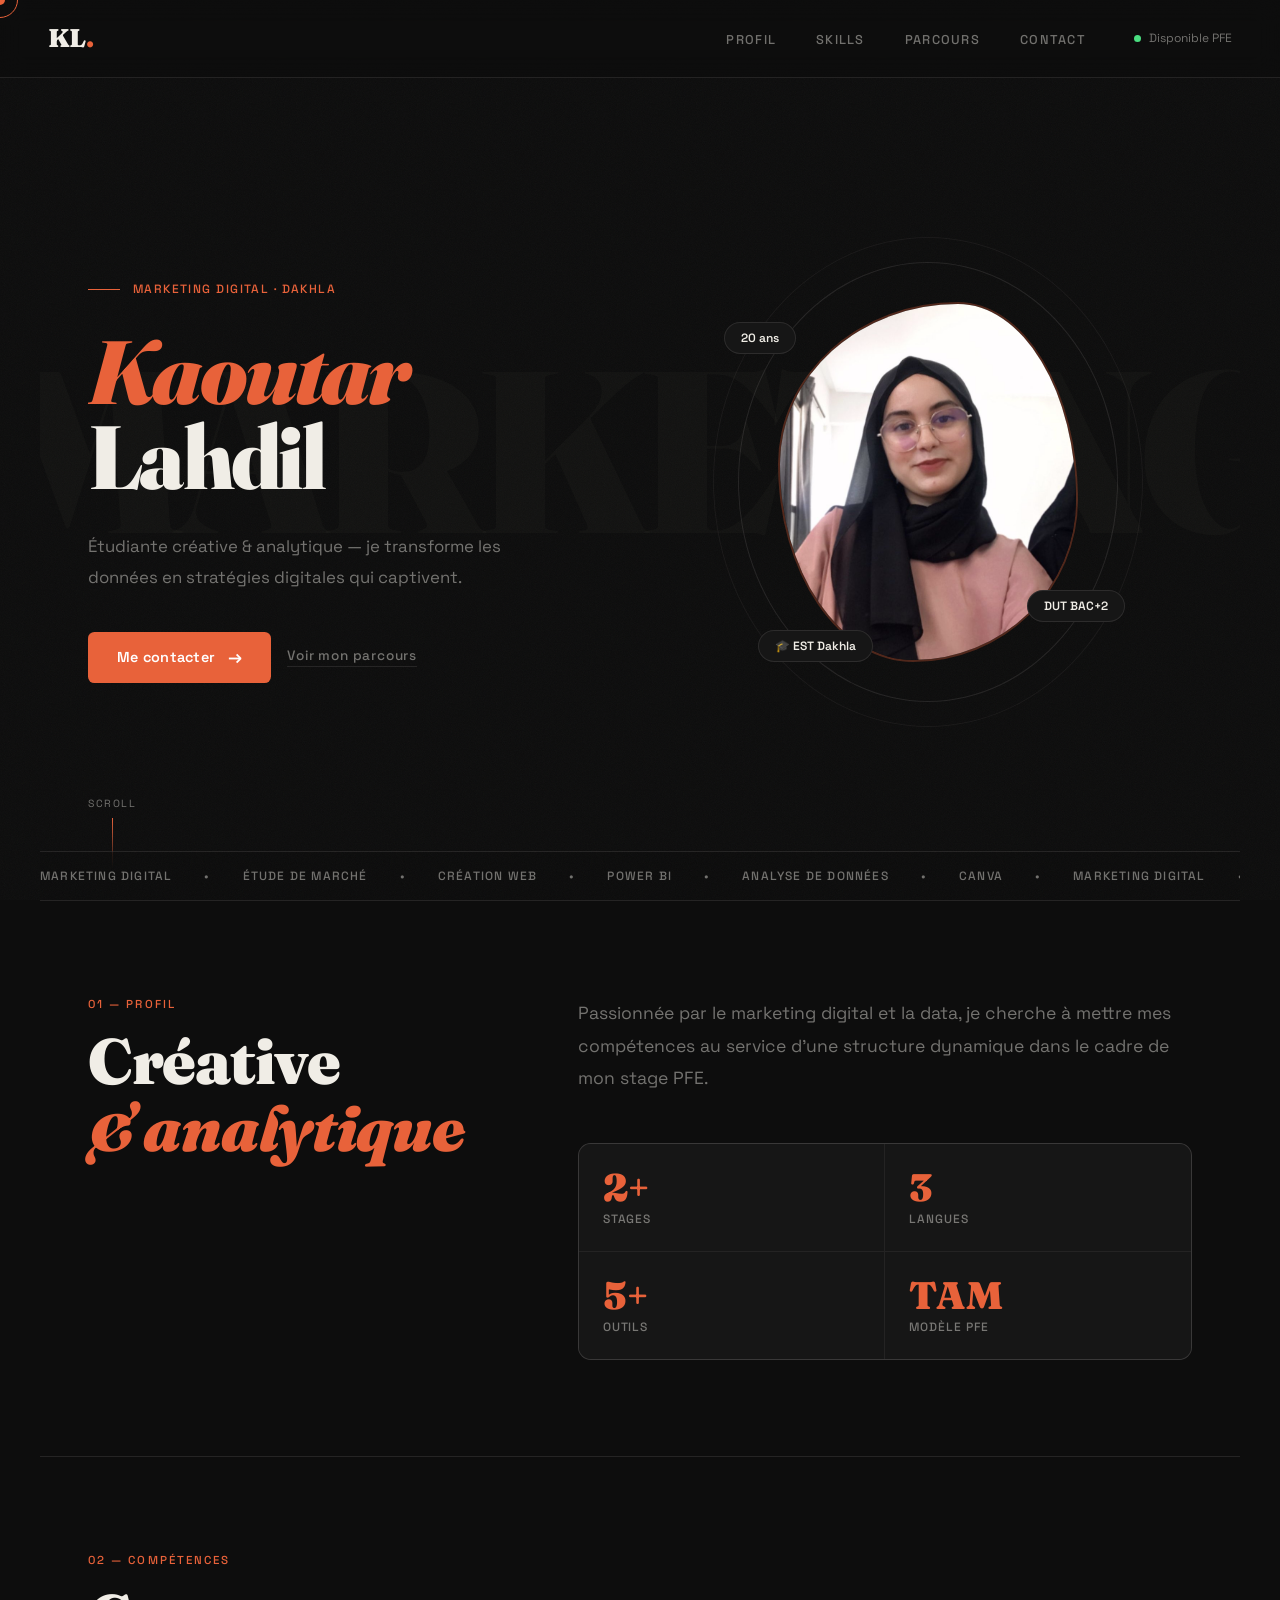
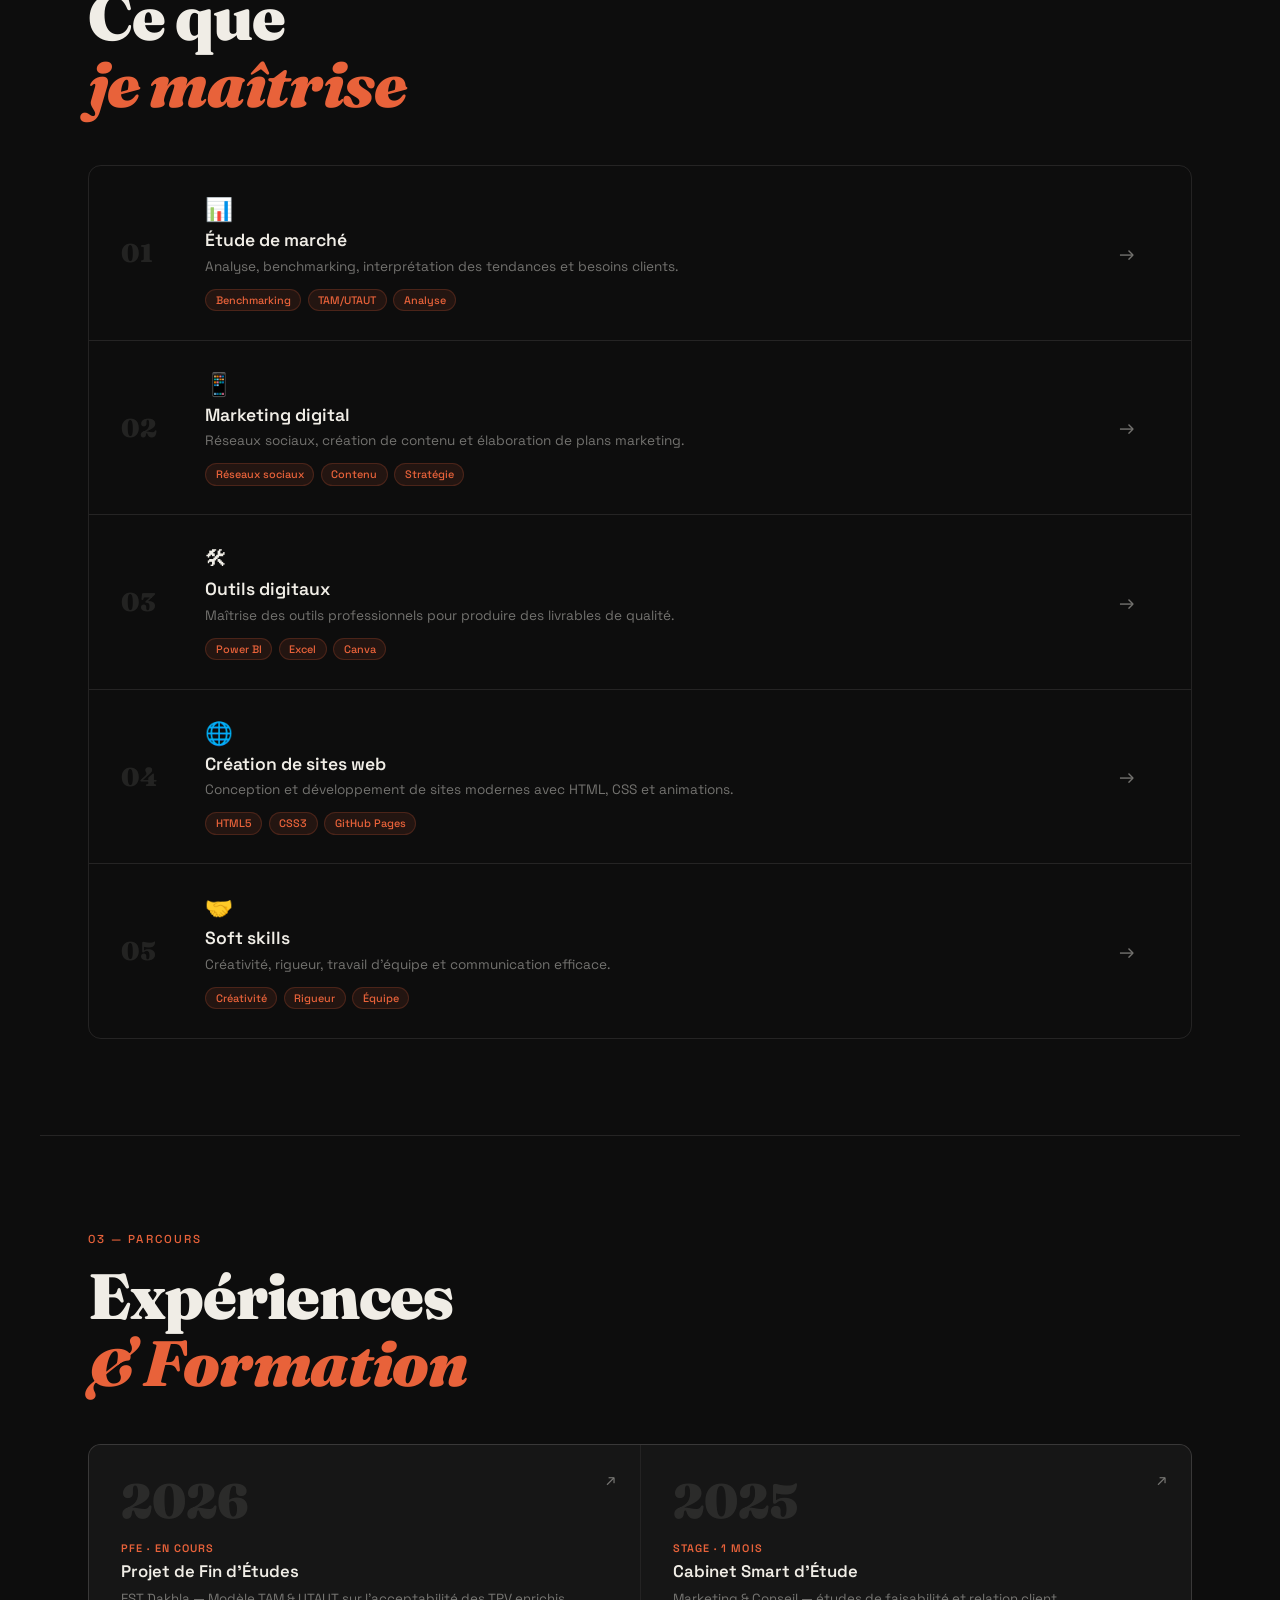
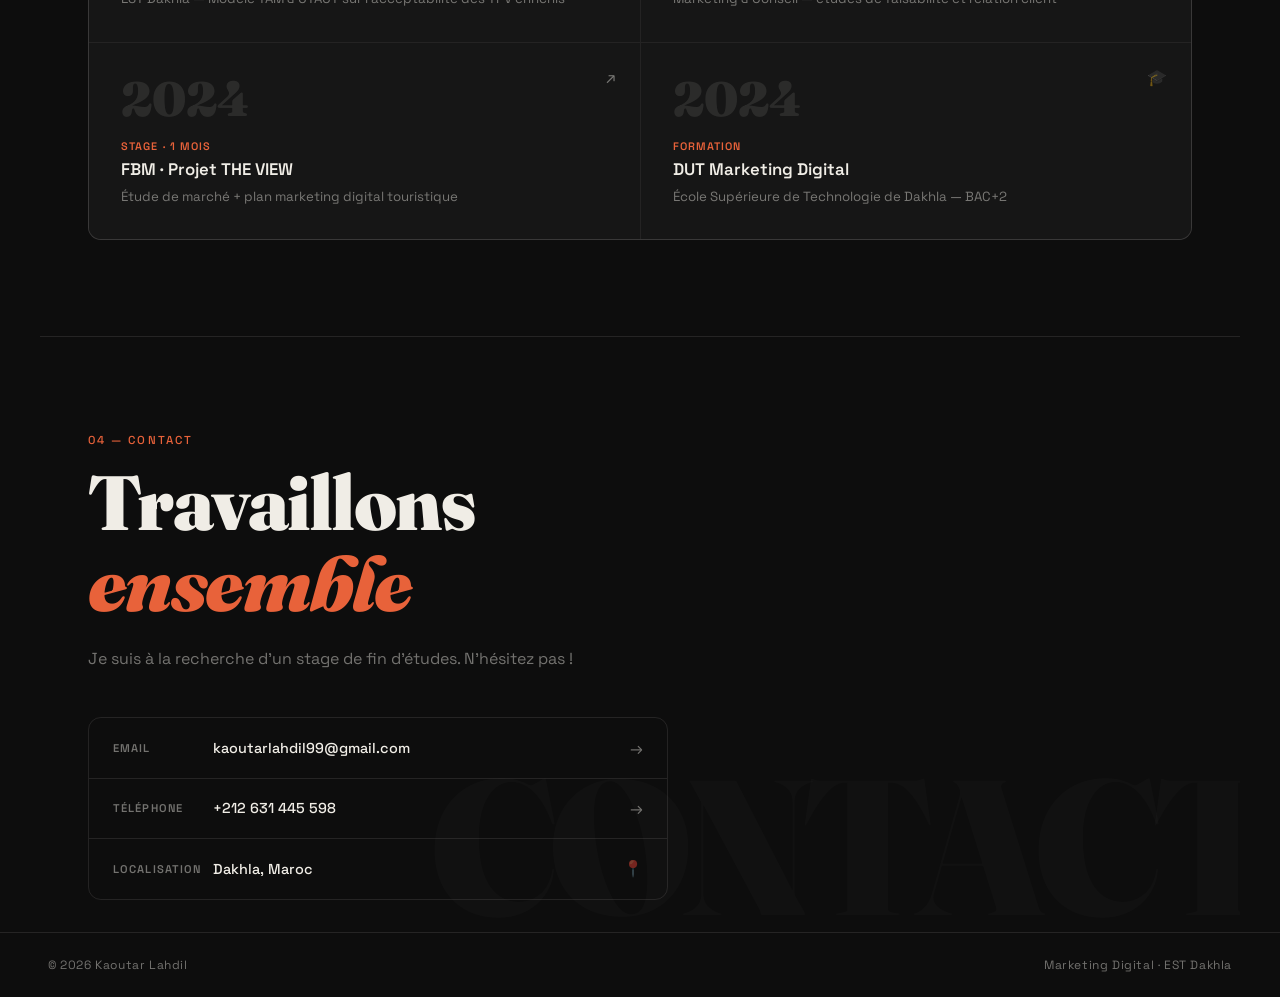
<file: index.html>
<!DOCTYPE html>
<html lang="fr">
<head>
<meta charset="UTF-8">
<meta name="viewport" content="width=device-width, initial-scale=1.0">
<title>Kaoutar Lahdil</title>
<link href="https://fonts.googleapis.com/css2?family=Space+Grotesk:wght@300;400;500;700&family=Fraunces:ital,wght@0,900;1,900&display=swap" rel="stylesheet">
<link rel="stylesheet" href="style.css">
</head>
<body>

<div class="cursor" id="cursor"></div>
<div class="cursor-follower" id="cursor-follower"></div>

<!-- NOISE OVERLAY -->
<div class="noise"></div>

<!-- NAV -->
<nav>
  <div class="nav-logo">KL<span class="logo-dot">.</span></div>
  <ul class="nav-links">
    <li><a href="#about" data-text="Profil">Profil</a></li>
    <li><a href="#competences" data-text="Skills">Skills</a></li>
    <li><a href="#experience" data-text="Parcours">Parcours</a></li>
    <li><a href="#contact" data-text="Contact">Contact</a></li>
  </ul>
  <div class="nav-status"><span class="status-dot"></span>Disponible PFE</div>
</nav>

<!-- HERO -->
<section class="hero" id="home">
  <div class="hero-bg-text">MARKETING</div>
  <div class="hero-content">
    <div class="hero-left">
      <div class="hero-tag"><span class="tag-line"></span>Marketing Digital · Dakhla</div>
      <h1 class="hero-title">
        <span class="title-line"><em>Kaoutar</em></span>
        <span class="title-line">Lahdil</span>
      </h1>
      <p class="hero-desc">Étudiante créative & analytique — je transforme les données en stratégies digitales qui captivent.</p>
      <div class="hero-ctas">
        <a href="#contact" class="btn-main">
          <span>Me contacter</span>
          <div class="btn-arrow">→</div>
        </a>
        <a href="#experience" class="btn-ghost">Voir mon parcours</a>
      </div>
    </div>
    <div class="hero-right">
      <div class="photo-container">
        <div class="photo-ring ring-1"></div>
        <div class="photo-ring ring-2"></div>
        <div class="photo-blob">
          <img src="[data-uri]" alt="Kaoutar Lahdil">
        </div>
        <div class="photo-badge badge-1"><span>20 ans</span></div>
        <div class="photo-badge badge-2"><span>DUT BAC+2</span></div>
        <div class="photo-badge badge-3"><span>🎓 EST Dakhla</span></div>
      </div>
    </div>
  </div>
  <div class="hero-scroll"><span>Scroll</span><div class="scroll-line"></div></div>
  <div class="hero-marquee">
    <div class="marquee-track">
      <span>Marketing Digital</span><span>•</span>
      <span>Étude de Marché</span><span>•</span>
      <span>Création Web</span><span>•</span>
      <span>Power BI</span><span>•</span>
      <span>Analyse de Données</span><span>•</span>
      <span>Canva</span><span>•</span>
      <span>Marketing Digital</span><span>•</span>
      <span>Étude de Marché</span><span>•</span>
      <span>Création Web</span><span>•</span>
      <span>Power BI</span><span>•</span>
      <span>Analyse de Données</span><span>•</span>
      <span>Canva</span><span>•</span>
    </div>
  </div>
</section>

<!-- ABOUT -->
<section class="about reveal" id="about">
  <div class="about-inner">
    <div class="about-left">
      <div class="section-eyebrow">01 — Profil</div>
      <h2 class="section-title">Créative<br><em>& analytique</em></h2>
    </div>
    <div class="about-right">
      <p class="about-lead">Passionnée par le marketing digital et la data, je cherche à mettre mes compétences au service d'une structure dynamique dans le cadre de mon stage PFE.</p>
      <div class="about-stats">
        <div class="astat reveal-child clickable" data-modal="modal-stages">
          <div class="astat-num">2+</div>
          <div class="astat-label">Stages</div>
          <div class="astat-hint">↗</div>
        </div>
        <div class="astat reveal-child clickable" data-modal="modal-langues">
          <div class="astat-num">3</div>
          <div class="astat-label">Langues</div>
          <div class="astat-hint">↗</div>
        </div>
        <div class="astat reveal-child clickable" data-modal="modal-outils">
          <div class="astat-num">5+</div>
          <div class="astat-label">Outils</div>
          <div class="astat-hint">↗</div>
        </div>
        <div class="astat reveal-child clickable" data-modal="modal-pfe">
          <div class="astat-num">TAM</div>
          <div class="astat-label">Modèle PFE</div>
          <div class="astat-hint">↗</div>
        </div>
      </div>
    </div>
  </div>
</section>

<!-- SKILLS -->
<section class="skills reveal" id="competences">
  <div class="section-eyebrow">02 — Compétences</div>
  <h2 class="section-title">Ce que<br><em>je maîtrise</em></h2>
  <div class="skills-grid">
    <div class="skill-item reveal-child clickable" data-modal="modal-etude">
      <div class="skill-num">01</div>
      <div class="skill-body">
        <div class="skill-icon-big">📊</div>
        <h3>Étude de marché</h3>
        <p>Analyse, benchmarking, interprétation des tendances et besoins clients.</p>
        <div class="skill-tags-row"><span>Benchmarking</span><span>TAM/UTAUT</span><span>Analyse</span></div>
      </div>
      <div class="skill-arrow">→</div>
    </div>
    <div class="skill-item reveal-child clickable" data-modal="modal-digital">
      <div class="skill-num">02</div>
      <div class="skill-body">
        <div class="skill-icon-big">📱</div>
        <h3>Marketing digital</h3>
        <p>Réseaux sociaux, création de contenu et élaboration de plans marketing.</p>
        <div class="skill-tags-row"><span>Réseaux sociaux</span><span>Contenu</span><span>Stratégie</span></div>
      </div>
      <div class="skill-arrow">→</div>
    </div>
    <div class="skill-item reveal-child clickable" data-modal="modal-outils2">
      <div class="skill-num">03</div>
      <div class="skill-body">
        <div class="skill-icon-big">🛠</div>
        <h3>Outils digitaux</h3>
        <p>Maîtrise des outils professionnels pour produire des livrables de qualité.</p>
        <div class="skill-tags-row"><span>Power BI</span><span>Excel</span><span>Canva</span></div>
      </div>
      <div class="skill-arrow">→</div>
    </div>
    <div class="skill-item reveal-child clickable" data-modal="modal-web">
      <div class="skill-num">04</div>
      <div class="skill-body">
        <div class="skill-icon-big">🌐</div>
        <h3>Création de sites web</h3>
        <p>Conception et développement de sites modernes avec HTML, CSS et animations.</p>
        <div class="skill-tags-row"><span>HTML5</span><span>CSS3</span><span>GitHub Pages</span></div>
      </div>
      <div class="skill-arrow">→</div>
    </div>
    <div class="skill-item reveal-child clickable" data-modal="modal-soft">
      <div class="skill-num">05</div>
      <div class="skill-body">
        <div class="skill-icon-big">🤝</div>
        <h3>Soft skills</h3>
        <p>Créativité, rigueur, travail d'équipe et communication efficace.</p>
        <div class="skill-tags-row"><span>Créativité</span><span>Rigueur</span><span>Équipe</span></div>
      </div>
      <div class="skill-arrow">→</div>
    </div>
  </div>
</section>

<!-- EXPERIENCE -->
<section class="experience reveal" id="experience">
  <div class="section-eyebrow">03 — Parcours</div>
  <h2 class="section-title">Expériences<br><em>& Formation</em></h2>
  <div class="exp-grid">
    <div class="exp-card reveal-child clickable" data-modal="modal-pfe2">
      <div class="exp-year">2026</div>
      <div class="exp-body">
        <div class="exp-tag">PFE · En cours</div>
        <h3>Projet de Fin d'Études</h3>
        <p>EST Dakhla — Modèle TAM & UTAUT sur l'acceptabilité des TPV enrichis</p>
      </div>
      <div class="exp-arrow">↗</div>
    </div>
    <div class="exp-card reveal-child clickable" data-modal="modal-smart">
      <div class="exp-year">2025</div>
      <div class="exp-body">
        <div class="exp-tag">Stage · 1 mois</div>
        <h3>Cabinet Smart d'Étude</h3>
        <p>Marketing & Conseil — études de faisabilité et relation client</p>
      </div>
      <div class="exp-arrow">↗</div>
    </div>
    <div class="exp-card reveal-child clickable" data-modal="modal-fbm">
      <div class="exp-year">2024</div>
      <div class="exp-body">
        <div class="exp-tag">Stage · 1 mois</div>
        <h3>FBM · Projet THE VIEW</h3>
        <p>Étude de marché + plan marketing digital touristique</p>
      </div>
      <div class="exp-arrow">↗</div>
    </div>
    <div class="exp-card reveal-child edu">
      <div class="exp-year">2024</div>
      <div class="exp-body">
        <div class="exp-tag">Formation</div>
        <h3>DUT Marketing Digital</h3>
        <p>École Supérieure de Technologie de Dakhla — BAC+2</p>
      </div>
      <div class="exp-arrow">🎓</div>
    </div>
  </div>
</section>

<!-- CONTACT -->
<section class="contact reveal" id="contact">
  <div class="contact-inner">
    <div class="section-eyebrow">04 — Contact</div>
    <h2 class="contact-title">Travaillons<br><em>ensemble</em></h2>
    <p class="contact-sub">Je suis à la recherche d'un stage de fin d'études. N'hésitez pas !</p>
    <div class="contact-links">
      <a href="mailto:kaoutarlahdil99@gmail.com" class="contact-item">
        <span class="ci-label">Email</span>
        <span class="ci-value">kaoutarlahdil99@gmail.com</span>
        <span class="ci-arrow">→</span>
      </a>
      <a href="tel:+212631445598" class="contact-item">
        <span class="ci-label">Téléphone</span>
        <span class="ci-value">+212 631 445 598</span>
        <span class="ci-arrow">→</span>
      </a>
      <div class="contact-item no-link">
        <span class="ci-label">Localisation</span>
        <span class="ci-value">Dakhla, Maroc</span>
        <span class="ci-arrow">📍</span>
      </div>
    </div>
  </div>
  <div class="contact-big-text">CONTACT</div>
</section>

<footer>
  <span>© 2026 Kaoutar Lahdil</span>
  <span>Marketing Digital · EST Dakhla</span>
</footer>

<!-- MODALS -->
<div class="modal-overlay" id="modal-stages"><div class="modal-box"><button class="modal-close">✕</button><div class="modal-header"><div class="modal-icon">💼</div><div><div class="modal-label">Expériences</div><h3 class="modal-title">2+ Stages réalisés</h3></div></div><div class="modal-viz"><div class="viz-timeline"><div class="viz-tl-item"><div class="viz-tl-dot"></div><div class="viz-tl-content"><div class="viz-tl-date">Déc 2024 · 1 mois</div><div class="viz-tl-title">FBM – Étude de Marché</div><div class="viz-tl-sub">Projet THE VIEW · Dakhla</div></div></div><div class="viz-tl-item"><div class="viz-tl-dot"></div><div class="viz-tl-content"><div class="viz-tl-date">Juin 2025 · 1 mois</div><div class="viz-tl-title">Cabinet Smart d'Étude</div><div class="viz-tl-sub">Marketing & Conseil · Dakhla</div></div></div><div class="viz-tl-item active"><div class="viz-tl-dot"></div><div class="viz-tl-content"><div class="viz-tl-date">Mars 2026 · En cours</div><div class="viz-tl-title">PFE – EST Dakhla</div><div class="viz-tl-sub">Plateforme numérique éducative</div></div></div></div></div></div></div>

<div class="modal-overlay" id="modal-langues"><div class="modal-box"><button class="modal-close">✕</button><div class="modal-header"><div class="modal-icon">🌐</div><div><div class="modal-label">Langues</div><h3 class="modal-title">3 Langues</h3></div></div><div class="modal-viz"><div class="viz-lang-bars"><div class="viz-lang-row"><div class="viz-lang-info"><span class="viz-lang-name">Arabe</span><span class="viz-lang-badge native">Natif</span></div><div class="viz-bar-track"><div class="viz-bar-fill" data-w="100"></div></div><span class="viz-lang-pct">100%</span></div><div class="viz-lang-row"><div class="viz-lang-info"><span class="viz-lang-name">Anglais</span><span class="viz-lang-badge b2">B2</span></div><div class="viz-bar-track"><div class="viz-bar-fill" data-w="75"></div></div><span class="viz-lang-pct">75%</span></div><div class="viz-lang-row"><div class="viz-lang-info"><span class="viz-lang-name">Français</span><span class="viz-lang-badge b1">B1</span></div><div class="viz-bar-track"><div class="viz-bar-fill" data-w="60"></div></div><span class="viz-lang-pct">60%</span></div></div></div></div></div>

<div class="modal-overlay" id="modal-outils"><div class="modal-box"><button class="modal-close">✕</button><div class="modal-header"><div class="modal-icon">🛠</div><div><div class="modal-label">Outils</div><h3 class="modal-title">5+ Outils maîtrisés</h3></div></div><div class="modal-viz"><div class="viz-tools-grid"><div class="viz-tool"><div class="viz-tool-icon" style="background:#217346;color:white">XL</div><div class="viz-tool-name">Excel</div><div class="viz-tool-bar"><div class="viz-tool-fill" data-w="85"></div></div></div><div class="viz-tool"><div class="viz-tool-icon" style="background:#F25022;color:white">BI</div><div class="viz-tool-name">Power BI</div><div class="viz-tool-bar"><div class="viz-tool-fill" data-w="70"></div></div></div><div class="viz-tool"><div class="viz-tool-icon" style="background:#00C4CC;color:white">Cv</div><div class="viz-tool-name">Canva</div><div class="viz-tool-bar"><div class="viz-tool-fill" data-w="90"></div></div></div><div class="viz-tool"><div class="viz-tool-icon" style="background:#D24726;color:white">PP</div><div class="viz-tool-name">PowerPoint</div><div class="viz-tool-bar"><div class="viz-tool-fill" data-w="80"></div></div></div><div class="viz-tool"><div class="viz-tool-icon" style="background:#2B579A;color:white">W</div><div class="viz-tool-name">Word</div><div class="viz-tool-bar"><div class="viz-tool-fill" data-w="88"></div></div></div></div></div></div></div>

<div class="modal-overlay" id="modal-pfe"><div class="modal-box"><button class="modal-close">✕</button><div class="modal-header"><div class="modal-icon">🎓</div><div><div class="modal-label">PFE</div><h3 class="modal-title">Modèle TAM & UTAUT</h3></div></div><div class="modal-viz"><div class="viz-diagram"><div class="viz-node input">Data-Augmentation</div><div class="viz-node input">Immersion Tech.</div><div class="viz-arrow-col"><div class="viz-arrow">→</div><div class="viz-arrow">→</div></div><div class="viz-node center">TAM + UTAUT</div><div class="viz-arrow-single">→</div><div class="viz-node output">Acceptabilité TPV</div></div><div class="viz-methods"><div class="viz-method-tag">📋 Entretiens semi-directifs</div><div class="viz-method-tag">📊 Questionnaire quantitatif</div><div class="viz-method-tag">💻 Maquette fonctionnelle</div></div></div></div></div>

<div class="modal-overlay" id="modal-etude"><div class="modal-box"><button class="modal-close">✕</button><div class="modal-header"><div class="modal-icon">📊</div><div><div class="modal-label">Compétence</div><h3 class="modal-title">Étude de marché</h3></div></div><div class="modal-viz"><div class="viz-process"><div class="viz-step"><div class="viz-step-num">01</div><div class="viz-step-text"><strong>Collecte de données</strong><br>Entretiens, questionnaires, données secondaires</div></div><div class="viz-step-arrow">↓</div><div class="viz-step"><div class="viz-step-num">02</div><div class="viz-step-text"><strong>Benchmarking</strong><br>Analyse concurrentielle et positionnement</div></div><div class="viz-step-arrow">↓</div><div class="viz-step"><div class="viz-step-num">03</div><div class="viz-step-text"><strong>Interprétation</strong><br>Tendances, besoins clients, recommandations</div></div></div></div></div></div>

<div class="modal-overlay" id="modal-digital"><div class="modal-box"><button class="modal-close">✕</button><div class="modal-header"><div class="modal-icon">📱</div><div><div class="modal-label">Compétence</div><h3 class="modal-title">Marketing digital</h3></div></div><div class="modal-viz"><div class="viz-radar-wrap"><svg viewBox="0 0 260 200" xmlns="http://www.w3.org/2000/svg" style="width:100%;max-width:300px;display:block;margin:0 auto;"><polygon points="130,20 220,80 190,170 70,170 40,80" fill="none" stroke="#e8d5c8" stroke-width="1.5"/><polygon points="130,50 195,95 173,155 87,155 65,95" fill="none" stroke="#e8d5c8" stroke-width="1"/><polygon points="130,80 170,110 156,140 104,140 90,110" fill="none" stroke="#e8d5c8" stroke-width="1"/><polygon points="130,30 210,86 182,163 78,163 50,86" fill="rgba(196,98,58,0.18)" stroke="#C4623A" stroke-width="2"/><circle cx="130" cy="30" r="4" fill="#C4623A"/><circle cx="210" cy="86" r="4" fill="#C4623A"/><circle cx="182" cy="163" r="4" fill="#C4623A"/><circle cx="78" cy="163" r="4" fill="#C4623A"/><circle cx="50" cy="86" r="4" fill="#C4623A"/><text x="130" y="13" text-anchor="middle" font-size="11" fill="#1A1410" font-family="Space Grotesk,sans-serif">Contenu</text><text x="228" y="90" text-anchor="start" font-size="11" fill="#1A1410" font-family="Space Grotesk,sans-serif">SEO</text><text x="188" y="180" text-anchor="middle" font-size="11" fill="#1A1410" font-family="Space Grotesk,sans-serif">Réseaux</text><text x="70" y="180" text-anchor="middle" font-size="11" fill="#1A1410" font-family="Space Grotesk,sans-serif">Stratégie</text><text x="18" y="90" text-anchor="end" font-size="11" fill="#1A1410" font-family="Space Grotesk,sans-serif">Analyse</text></svg></div></div></div></div>

<div class="modal-overlay" id="modal-outils2"><div class="modal-box"><button class="modal-close">✕</button><div class="modal-header"><div class="modal-icon">💻</div><div><div class="modal-label">Outils digitaux</div><h3 class="modal-title">Maîtrise des outils</h3></div></div><div class="modal-viz"><div class="viz-tools-grid"><div class="viz-tool"><div class="viz-tool-icon" style="background:#217346;color:white">XL</div><div class="viz-tool-name">Excel</div><div class="viz-tool-bar"><div class="viz-tool-fill" data-w="85"></div></div></div><div class="viz-tool"><div class="viz-tool-icon" style="background:#F25022;color:white">BI</div><div class="viz-tool-name">Power BI</div><div class="viz-tool-bar"><div class="viz-tool-fill" data-w="70"></div></div></div><div class="viz-tool"><div class="viz-tool-icon" style="background:#00C4CC;color:white">Cv</div><div class="viz-tool-name">Canva</div><div class="viz-tool-bar"><div class="viz-tool-fill" data-w="90"></div></div></div><div class="viz-tool"><div class="viz-tool-icon" style="background:#D24726;color:white">PP</div><div class="viz-tool-name">PowerPoint</div><div class="viz-tool-bar"><div class="viz-tool-fill" data-w="80"></div></div></div><div class="viz-tool"><div class="viz-tool-icon" style="background:#2B579A;color:white">W</div><div class="viz-tool-name">Word</div><div class="viz-tool-bar"><div class="viz-tool-fill" data-w="88"></div></div></div></div></div></div></div>

<div class="modal-overlay" id="modal-web"><div class="modal-box"><button class="modal-close">✕</button><div class="modal-header"><div class="modal-icon">🌐</div><div><div class="modal-label">Compétence</div><h3 class="modal-title">Création de sites web</h3></div></div><div class="modal-viz"><div class="viz-process"><div class="viz-step"><div class="viz-step-num">01</div><div class="viz-step-text"><strong>Structure HTML</strong><br>Mise en place de la structure et du contenu</div></div><div class="viz-step-arrow">↓</div><div class="viz-step"><div class="viz-step-num">02</div><div class="viz-step-text"><strong>Design CSS</strong><br>Animations, responsive design et identité visuelle</div></div><div class="viz-step-arrow">↓</div><div class="viz-step"><div class="viz-step-num">03</div><div class="viz-step-text"><strong>Mise en ligne</strong><br>Déploiement sur GitHub Pages — accessible partout</div></div></div><div class="viz-methods" style="margin-top:1.2rem;"><div class="viz-method-tag">💻 HTML5</div><div class="viz-method-tag">🎨 CSS3 & Animations</div><div class="viz-method-tag">📱 Responsive Design</div><div class="viz-method-tag">🚀 GitHub Pages</div></div></div></div></div>

<div class="modal-overlay" id="modal-soft"><div class="modal-box"><button class="modal-close">✕</button><div class="modal-header"><div class="modal-icon">🤝</div><div><div class="modal-label">Soft skills</div><h3 class="modal-title">Compétences humaines</h3></div></div><div class="modal-viz"><div class="viz-bubbles"><div class="viz-bubble big">Créativité</div><div class="viz-bubble med">Rigueur</div><div class="viz-bubble big">Communication</div><div class="viz-bubble sml">Curiosité</div><div class="viz-bubble med">Travail d'équipe</div><div class="viz-bubble sml">Adaptabilité</div><div class="viz-bubble med">Organisation</div></div></div></div></div>

<div class="modal-overlay" id="modal-pfe2"><div class="modal-box"><button class="modal-close">✕</button><div class="modal-header"><div class="modal-icon">🎓</div><div><div class="modal-label">Mars 2026</div><h3 class="modal-title">Projet de Fin d'Études</h3></div></div><div class="modal-viz"><div class="viz-diagram"><div class="viz-node input">Data-Augmentation</div><div class="viz-node input">Immersion Tech.</div><div class="viz-arrow-col"><div class="viz-arrow">→</div><div class="viz-arrow">→</div></div><div class="viz-node center">TAM + UTAUT</div><div class="viz-arrow-single">→</div><div class="viz-node output">Acceptabilité TPV</div></div><div class="viz-methods"><div class="viz-method-tag">📋 Entretiens semi-directifs</div><div class="viz-method-tag">📊 Questionnaire quantitatif</div><div class="viz-method-tag">💻 Maquette fonctionnelle</div></div></div></div></div>

<div class="modal-overlay" id="modal-smart"><div class="modal-box"><button class="modal-close">✕</button><div class="modal-header"><div class="modal-icon">🏢</div><div><div class="modal-label">Juin 2025 · 1 mois</div><h3 class="modal-title">Cabinet Smart d'Étude</h3></div></div><div class="modal-viz"><div class="viz-process"><div class="viz-step"><div class="viz-step-num">01</div><div class="viz-step-text"><strong>Études marketing</strong><br>Accompagnement et conseil client</div></div><div class="viz-step-arrow">↓</div><div class="viz-step"><div class="viz-step-num">02</div><div class="viz-step-text"><strong>Constitution société</strong><br>Assistance aux démarches administratives</div></div><div class="viz-step-arrow">↓</div><div class="viz-step"><div class="viz-step-num">03</div><div class="viz-step-text"><strong>Relation client</strong><br>Suivi des dossiers et développement</div></div></div></div></div></div>

<div class="modal-overlay" id="modal-fbm"><div class="modal-box"><button class="modal-close">✕</button><div class="modal-header"><div class="modal-icon">🏖</div><div><div class="modal-label">Décembre 2024 · 1 mois</div><h3 class="modal-title">FBM · Projet THE VIEW</h3></div></div><div class="modal-viz"><div class="viz-process"><div class="viz-step"><div class="viz-step-num">01</div><div class="viz-step-text"><strong>Étude de marché</strong><br>Analyse du secteur touristique à Dakhla</div></div><div class="viz-step-arrow">↓</div><div class="viz-step"><div class="viz-step-num">02</div><div class="viz-step-text"><strong>Plan marketing digital</strong><br>Stratégie de communication et promotion</div></div><div class="viz-step-arrow">↓</div><div class="viz-step"><div class="viz-step-num">03</div><div class="viz-step-text"><strong>Expérience touristique</strong><br>Conception de l'offre unique THE VIEW</div></div></div></div></div></div>

<script src="main.js"></script>
</body>
</html>
</file>
<file: style.css>
*,*::before,*::after{box-sizing:border-box;margin:0;padding:0}
:root{
  --bg:#0D0D0D;
  --fg:#F0EDE6;
  --accent:#E8623A;
  --accent2:#F0A07A;
  --muted:rgba(240,237,230,0.45);
  --border:rgba(240,237,230,0.1);
  --card:#161616;
}
html{scroll-behavior:smooth;font-size:16px}
body{font-family:'Space Grotesk',sans-serif;background:var(--bg);color:var(--fg);overflow-x:hidden;cursor:none}

/* CURSOR */
.cursor{position:fixed;width:10px;height:10px;background:var(--accent);border-radius:50%;pointer-events:none;z-index:9999;transform:translate(-50%,-50%);transition:transform 0.1s,width 0.2s,height 0.2s}
.cursor-follower{position:fixed;width:36px;height:36px;border:1.5px solid var(--accent);border-radius:50%;pointer-events:none;z-index:9998;transform:translate(-50%,-50%);transition:transform 0.18s ease,width 0.2s,height 0.2s,opacity 0.2s}
body:hover .cursor-follower{opacity:1}

/* NOISE */
.noise{position:fixed;inset:0;z-index:1;pointer-events:none;opacity:0.035;background-image:url("data:image/svg+xml,%3Csvg viewBox='0 0 256 256' xmlns='http://www.w3.org/2000/svg'%3E%3Cfilter id='noise'%3E%3CfeTurbulence type='fractalNoise' baseFrequency='0.9' numOctaves='4' stitchTiles='stitch'/%3E%3C/filter%3E%3Crect width='100%25' height='100%25' filter='url(%23noise)'/%3E%3C/svg%3E");background-size:200px}

/* NAV */
nav{position:fixed;top:0;left:0;right:0;z-index:100;padding:1.4rem 3rem;display:flex;align-items:center;gap:3rem;background:rgba(13,13,13,0.8);backdrop-filter:blur(12px);border-bottom:1px solid var(--border)}
.nav-logo{font-family:'Fraunces',serif;font-size:1.6rem;font-weight:900;color:var(--fg);letter-spacing:-0.02em}
.logo-dot{color:var(--accent)}
.nav-links{display:flex;gap:2.5rem;list-style:none;margin-left:auto}
.nav-links a{text-decoration:none;font-size:0.8rem;font-weight:500;color:var(--muted);letter-spacing:0.1em;text-transform:uppercase;transition:color 0.2s;position:relative}
.nav-links a:hover{color:var(--fg)}
.nav-status{display:flex;align-items:center;gap:0.5rem;font-size:0.75rem;color:var(--muted);white-space:nowrap}
.status-dot{width:7px;height:7px;background:#4ADE80;border-radius:50%;animation:blink 2s ease infinite}
@keyframes blink{0%,100%{opacity:1}50%{opacity:0.3}}

/* HERO */
.hero{min-height:100vh;display:flex;flex-direction:column;justify-content:center;padding:8rem 3rem 4rem;position:relative;overflow:hidden}
.hero-bg-text{position:absolute;top:50%;left:50%;transform:translate(-50%,-50%);font-family:'Fraunces',serif;font-size:clamp(6rem,18vw,20rem);font-weight:900;color:rgba(240,237,230,0.025);white-space:nowrap;pointer-events:none;letter-spacing:-0.05em;user-select:none}
.hero-content{display:grid;grid-template-columns:1fr 1fr;gap:3rem;align-items:center;position:relative;z-index:2}
.hero-tag{display:flex;align-items:center;gap:0.8rem;font-size:0.75rem;font-weight:500;letter-spacing:0.12em;text-transform:uppercase;color:var(--accent);margin-bottom:2rem}
.tag-line{display:block;width:32px;height:1.5px;background:var(--accent)}
.hero-title{font-family:'Fraunces',serif;font-size:clamp(3.5rem,7vw,6.5rem);font-weight:900;line-height:0.95;letter-spacing:-0.03em;margin-bottom:2rem;overflow:hidden}
.title-line{display:block}
.hero-title em{font-style:italic;color:var(--accent)}
.hero-desc{font-size:1.05rem;color:var(--muted);max-width:420px;line-height:1.8;margin-bottom:2.5rem}
.hero-ctas{display:flex;gap:1rem;align-items:center;flex-wrap:wrap}
.btn-main{display:inline-flex;align-items:center;gap:0.8rem;background:var(--accent);color:white;padding:0.9rem 1.8rem;border-radius:0.4rem;font-size:0.9rem;font-weight:600;text-decoration:none;transition:all 0.25s;letter-spacing:0.02em}
.btn-main:hover{background:var(--accent2);transform:translateY(-2px)}
.btn-arrow{font-size:1.1rem;transition:transform 0.2s}
.btn-main:hover .btn-arrow{transform:translateX(4px)}
.btn-ghost{font-size:0.85rem;font-weight:500;color:var(--muted);text-decoration:none;letter-spacing:0.06em;border-bottom:1px solid var(--border);padding-bottom:2px;transition:color 0.2s,border-color 0.2s}
.btn-ghost:hover{color:var(--fg);border-color:var(--fg)}

/* PHOTO */
.hero-right{display:flex;justify-content:center;align-items:center}
.photo-container{position:relative;width:340px;height:400px}
.photo-ring{position:absolute;border-radius:50%;border:1px solid var(--border);animation:ringPulse 3s ease-in-out infinite alternate}
.ring-1{inset:-20px;animation-delay:0s}
.ring-2{inset:-45px;animation-delay:0.5s;opacity:0.5}
@keyframes ringPulse{from{transform:scale(1)}to{transform:scale(1.04)}}
.photo-blob{width:300px;height:360px;border-radius:60% 40% 55% 45% / 45% 55% 45% 55%;overflow:hidden;position:absolute;top:50%;left:50%;transform:translate(-50%,-50%);border:2px solid rgba(232,98,58,0.3);animation:blobMorph 7s ease-in-out infinite alternate,floatUp 5s ease-in-out infinite alternate}
@keyframes blobMorph{from{border-radius:60% 40% 55% 45% / 45% 55% 45% 55%}to{border-radius:40% 60% 45% 55% / 55% 45% 55% 45%}}
@keyframes floatUp{from{transform:translate(-50%,-50%) translateY(0)}to{transform:translate(-50%,-50%) translateY(-14px)}}
.photo-blob img{width:100%;height:100%;object-fit:cover;object-position:center top;display:block;filter:grayscale(15%)}
.photo-badge{position:absolute;background:var(--card);border:1px solid var(--border);border-radius:3rem;padding:0.45rem 1rem;font-size:0.75rem;font-weight:600;color:var(--fg);white-space:nowrap;backdrop-filter:blur(8px)}
.badge-1{top:10%;left:-10%;animation:badgeFloat1 4s ease-in-out infinite alternate}
.badge-2{bottom:15%;right:-8%;animation:badgeFloat2 4.5s ease-in-out infinite alternate}
.badge-3{bottom:5%;left:0%;animation:badgeFloat1 5s ease-in-out infinite alternate}
@keyframes badgeFloat1{from{transform:translateY(0)}to{transform:translateY(-8px)}}
@keyframes badgeFloat2{from{transform:translateY(0)}to{transform:translateY(8px)}}

/* SCROLL INDICATOR */
.hero-scroll{position:absolute;bottom:2rem;left:3rem;display:flex;flex-direction:column;align-items:center;gap:0.5rem;font-size:0.65rem;letter-spacing:0.15em;text-transform:uppercase;color:var(--muted)}
.scroll-line{width:1px;height:50px;background:linear-gradient(to bottom,var(--accent),transparent);animation:scrollAnim 2s ease-in-out infinite}
@keyframes scrollAnim{0%{transform:scaleY(0);transform-origin:top}50%{transform:scaleY(1);transform-origin:top}51%{transform:scaleY(1);transform-origin:bottom}100%{transform:scaleY(0);transform-origin:bottom}}

/* MARQUEE */
.hero-marquee{position:absolute;bottom:0;left:0;right:0;overflow:hidden;padding:1rem 0;border-top:1px solid var(--border);background:rgba(13,13,13,0.6)}
.marquee-track{display:flex;gap:2rem;white-space:nowrap;animation:marquee 20s linear infinite;font-size:0.75rem;font-weight:500;letter-spacing:0.1em;text-transform:uppercase;color:var(--muted)}
.marquee-track span{flex-shrink:0}
@keyframes marquee{from{transform:translateX(0)}to{transform:translateX(-50%)}}

/* SECTIONS COMMON */
section{padding:6rem 3rem;max-width:1200px;margin:0 auto;position:relative}
.section-eyebrow{font-size:0.72rem;font-weight:500;letter-spacing:0.18em;text-transform:uppercase;color:var(--accent);margin-bottom:1rem}
.section-title{font-family:'Fraunces',serif;font-size:clamp(2.5rem,5vw,4rem);font-weight:900;line-height:1.05;letter-spacing:-0.02em;margin-bottom:3rem}
.section-title em{font-style:italic;color:var(--accent)}

/* ABOUT */
.about{border-top:1px solid var(--border);border-bottom:1px solid var(--border)}
.about-inner{display:grid;grid-template-columns:1fr 1.5fr;gap:5rem;align-items:start}
.about-right .section-title{display:none}
.about-lead{font-size:1.1rem;color:var(--muted);line-height:1.85;margin-bottom:3rem}
.about-stats{display:grid;grid-template-columns:1fr 1fr;gap:1px;background:var(--border);border:1px solid var(--border);border-radius:0.8rem;overflow:hidden}
.astat{background:var(--card);padding:1.5rem;cursor:pointer;transition:background 0.2s;position:relative}
.astat:hover{background:#1e1e1e}
.astat-num{font-family:'Fraunces',serif;font-size:2.4rem;font-weight:900;color:var(--accent);line-height:1}
.astat-label{font-size:0.75rem;font-weight:500;letter-spacing:0.08em;text-transform:uppercase;color:var(--muted);margin-top:0.3rem}
.astat-hint{position:absolute;top:1rem;right:1rem;font-size:0.9rem;color:var(--accent);opacity:0;transition:opacity 0.2s}
.astat:hover .astat-hint{opacity:1}

/* SKILLS */
.skills{border-bottom:1px solid var(--border)}
.skills-grid{display:flex;flex-direction:column;gap:0;border:1px solid var(--border);border-radius:0.8rem;overflow:hidden}
.skill-item{display:grid;grid-template-columns:60px 1fr 40px;gap:1.5rem;align-items:center;padding:1.8rem 2rem;border-bottom:1px solid var(--border);cursor:pointer;transition:background 0.2s;position:relative;overflow:hidden}
.skill-item:last-child{border-bottom:none}
.skill-item::before{content:'';position:absolute;left:0;top:0;bottom:0;width:0;background:var(--accent);transition:width 0.3s ease}
.skill-item:hover::before{width:3px}
.skill-item:hover{background:#111}
.skill-num{font-family:'Fraunces',serif;font-size:1.6rem;font-weight:900;color:var(--border);transition:color 0.2s}
.skill-item:hover .skill-num{color:var(--accent)}
.skill-body h3{font-size:1.1rem;font-weight:600;margin-bottom:0.3rem;transition:color 0.2s}
.skill-body p{font-size:0.85rem;color:var(--muted);line-height:1.6}
.skill-tags-row{display:flex;flex-wrap:wrap;gap:0.4rem;margin-top:0.7rem}
.skill-tags-row span{font-size:0.68rem;padding:0.2rem 0.6rem;border-radius:2rem;background:rgba(232,98,58,0.1);color:var(--accent);font-weight:500;border:1px solid rgba(232,98,58,0.2)}
.skill-icon-big{font-size:1.4rem;margin-bottom:0.3rem}
.skill-arrow{font-size:1.2rem;color:var(--muted);transition:color 0.2s,transform 0.2s}
.skill-item:hover .skill-arrow{color:var(--accent);transform:translateX(4px)}

/* EXPERIENCE */
.experience{border-bottom:1px solid var(--border)}
.exp-grid{display:grid;grid-template-columns:1fr 1fr;gap:1px;background:var(--border);border:1px solid var(--border);border-radius:0.8rem;overflow:hidden}
.exp-card{background:var(--card);padding:2rem;cursor:pointer;transition:background 0.2s;position:relative;display:flex;flex-direction:column;gap:1rem}
.exp-card:hover{background:#1a1a1a}
.exp-card.edu{cursor:default}
.exp-card.edu:hover{background:var(--card)}
.exp-year{font-family:'Fraunces',serif;font-size:3rem;font-weight:900;color:var(--border);line-height:1;transition:color 0.3s}
.exp-card:hover .exp-year{color:rgba(232,98,58,0.25)}
.exp-tag{font-size:0.68rem;font-weight:600;letter-spacing:0.1em;text-transform:uppercase;color:var(--accent);margin-bottom:0.3rem}
.exp-body h3{font-size:1.05rem;font-weight:600;margin-bottom:0.4rem}
.exp-body p{font-size:0.83rem;color:var(--muted);line-height:1.6}
.exp-arrow{position:absolute;top:1.5rem;right:1.5rem;font-size:1rem;color:var(--muted);transition:color 0.2s,transform 0.2s}
.exp-card:hover .exp-arrow{color:var(--accent);transform:translate(2px,-2px)}

/* CONTACT */
.contact{overflow:hidden;position:relative;padding-bottom:2rem}
.contact-inner{position:relative;z-index:2}
.contact-title{font-family:'Fraunces',serif;font-size:clamp(3rem,6vw,5rem);font-weight:900;line-height:1.05;letter-spacing:-0.02em;margin-bottom:1.5rem}
.contact-title em{font-style:italic;color:var(--accent)}
.contact-sub{color:var(--muted);font-size:1rem;margin-bottom:3rem}
.contact-links{display:flex;flex-direction:column;gap:0;border:1px solid var(--border);border-radius:0.8rem;overflow:hidden;max-width:580px}
.contact-item{display:grid;grid-template-columns:100px 1fr 40px;align-items:center;padding:1.2rem 1.5rem;border-bottom:1px solid var(--border);text-decoration:none;color:var(--fg);transition:background 0.2s;cursor:pointer}
.contact-item:last-child{border-bottom:none}
.contact-item:hover{background:#111}
.contact-item.no-link{cursor:default}
.contact-item.no-link:hover{background:transparent}
.ci-label{font-size:0.7rem;font-weight:600;letter-spacing:0.1em;text-transform:uppercase;color:var(--muted)}
.ci-value{font-size:0.9rem;font-weight:500}
.ci-arrow{font-size:1rem;color:var(--muted);text-align:right;transition:color 0.2s,transform 0.2s}
.contact-item:hover .ci-arrow{color:var(--accent);transform:translateX(4px)}
.contact-big-text{position:absolute;bottom:-2rem;right:-2rem;font-family:'Fraunces',serif;font-size:clamp(5rem,15vw,14rem);font-weight:900;color:rgba(240,237,230,0.02);pointer-events:none;user-select:none;letter-spacing:-0.05em}

/* FOOTER */
footer{display:flex;justify-content:space-between;padding:1.5rem 3rem;border-top:1px solid var(--border);font-size:0.75rem;color:var(--muted);letter-spacing:0.05em}

/* REVEAL ANIMATIONS */
.reveal{opacity:0;transform:translateY(40px);transition:opacity 0.8s ease,transform 0.8s ease}
.reveal.visible{opacity:1;transform:translateY(0)}
.reveal-child{opacity:0;transform:translateY(25px);transition:opacity 0.6s ease,transform 0.6s ease}
.reveal-child.visible{opacity:1;transform:translateY(0)}
.reveal-child:nth-child(1){transition-delay:0.1s}
.reveal-child:nth-child(2){transition-delay:0.2s}
.reveal-child:nth-child(3){transition-delay:0.3s}
.reveal-child:nth-child(4){transition-delay:0.4s}
.reveal-child:nth-child(5){transition-delay:0.5s}

/* MODALS */
.modal-overlay{position:fixed;inset:0;background:rgba(0,0,0,0.75);z-index:999;display:flex;align-items:center;justify-content:center;padding:1rem;opacity:0;pointer-events:none;transition:opacity 0.28s ease;backdrop-filter:blur(6px)}
.modal-overlay.open{opacity:1;pointer-events:all}
.modal-box{background:#181818;border:1px solid var(--border);border-radius:1.2rem;padding:2rem 2.2rem;max-width:480px;width:100%;position:relative;transform:translateY(20px) scale(0.97);transition:transform 0.28s cubic-bezier(0.34,1.56,0.64,1);max-height:90vh;overflow-y:auto}
.modal-overlay.open .modal-box{transform:translateY(0) scale(1)}
.modal-close{position:absolute;top:1.2rem;right:1.2rem;background:rgba(240,237,230,0.08);border:none;width:32px;height:32px;border-radius:50%;cursor:pointer;font-size:0.8rem;color:var(--muted);display:flex;align-items:center;justify-content:center;transition:background 0.2s,color 0.2s}
.modal-close:hover{background:var(--accent);color:white}
.modal-header{display:flex;align-items:center;gap:1rem;margin-bottom:1.8rem}
.modal-icon{width:52px;height:52px;background:rgba(232,98,58,0.12);border-radius:1rem;display:flex;align-items:center;justify-content:center;font-size:1.6rem;flex-shrink:0;border:1px solid rgba(232,98,58,0.2)}
.modal-label{font-size:0.7rem;font-weight:600;letter-spacing:0.12em;text-transform:uppercase;color:var(--accent);margin-bottom:0.2rem}
.modal-title{font-family:'Fraunces',serif;font-size:1.4rem;color:var(--fg);font-weight:900}

/* VIZ STYLES */
.viz-timeline{display:flex;flex-direction:column;gap:0;position:relative;padding-left:1.5rem}
.viz-timeline::before{content:'';position:absolute;left:6px;top:10px;bottom:10px;width:2px;background:linear-gradient(to bottom,var(--accent),rgba(232,98,58,0.2));border-radius:1px}
.viz-tl-item{display:flex;gap:1rem;padding:0.8rem 0;position:relative}
.viz-tl-dot{width:14px;height:14px;border-radius:50%;background:var(--bg);border:2.5px solid var(--accent);flex-shrink:0;position:absolute;left:-1.5rem;top:1rem}
.viz-tl-item.active .viz-tl-dot{background:var(--accent)}
.viz-tl-date{font-size:0.7rem;color:var(--accent);font-weight:500;letter-spacing:0.06em;text-transform:uppercase;margin-bottom:0.2rem}
.viz-tl-title{font-weight:600;font-size:0.95rem;color:var(--fg)}
.viz-tl-sub{font-size:0.82rem;color:var(--muted)}
.viz-lang-bars{display:flex;flex-direction:column;gap:1.2rem}
.viz-lang-row{display:grid;grid-template-columns:160px 1fr 36px;align-items:center;gap:0.8rem}
.viz-lang-info{display:flex;align-items:center;gap:0.5rem}
.viz-lang-name{font-weight:500;font-size:0.9rem;color:var(--fg)}
.viz-lang-badge{font-size:0.65rem;font-weight:600;padding:0.15rem 0.5rem;border-radius:2rem;letter-spacing:0.06em}
.viz-lang-badge.native{background:rgba(232,98,58,0.15);color:var(--accent);border:1px solid rgba(232,98,58,0.3)}
.viz-lang-badge.b2{background:rgba(74,222,128,0.1);color:#4ADE80;border:1px solid rgba(74,222,128,0.3)}
.viz-lang-badge.b1{background:rgba(96,165,250,0.1);color:#60A5FA;border:1px solid rgba(96,165,250,0.3)}
.viz-bar-track{height:6px;background:rgba(240,237,230,0.08);border-radius:3px;overflow:hidden}
.viz-bar-fill{height:100%;background:linear-gradient(90deg,var(--accent),var(--accent2));border-radius:3px;width:0;transition:width 1s cubic-bezier(0.4,0,0.2,1)}
.viz-lang-pct{font-size:0.75rem;color:var(--muted);text-align:right}
.viz-tools-grid{display:flex;flex-direction:column;gap:1rem}
.viz-tool{display:grid;grid-template-columns:44px 100px 1fr;align-items:center;gap:0.8rem}
.viz-tool-icon{width:44px;height:44px;border-radius:0.7rem;display:flex;align-items:center;justify-content:center;font-size:0.85rem;font-weight:700;flex-shrink:0}
.viz-tool-name{font-size:0.9rem;font-weight:500;color:var(--fg)}
.viz-tool-bar{height:6px;background:rgba(240,237,230,0.08);border-radius:3px;overflow:hidden}
.viz-tool-fill{height:100%;background:linear-gradient(90deg,var(--accent),var(--accent2));border-radius:3px;width:0;transition:width 1s cubic-bezier(0.4,0,0.2,1)}
.viz-diagram{display:flex;align-items:center;justify-content:center;gap:0.5rem;flex-wrap:wrap;margin-bottom:1.5rem}
.viz-node{padding:0.7rem 1rem;border-radius:0.6rem;font-size:0.82rem;font-weight:500;text-align:center;line-height:1.4}
.viz-node small{display:block;font-weight:400;font-size:0.72rem;opacity:0.7}
.viz-node.input{background:rgba(240,237,230,0.06);border:1px solid var(--border);color:var(--fg)}
.viz-node.center{background:var(--accent);color:white;padding:1rem 1.2rem}
.viz-node.output{background:rgba(232,98,58,0.1);border:1.5px solid var(--accent);color:var(--accent)}
.viz-arrow-col{display:flex;flex-direction:column;gap:0.5rem;align-items:center;font-size:1.2rem;color:var(--muted)}
.viz-arrow,.viz-arrow-single{font-size:1.4rem;color:var(--accent)}
.viz-methods{display:flex;flex-wrap:wrap;gap:0.6rem;justify-content:center}
.viz-method-tag{font-size:0.78rem;padding:0.35rem 0.9rem;background:rgba(240,237,230,0.06);border-radius:2rem;color:var(--fg);border:1px solid var(--border)}
.viz-process{display:flex;flex-direction:column;gap:0}
.viz-step{display:flex;gap:1rem;align-items:flex-start;background:rgba(240,237,230,0.04);border-radius:0.8rem;padding:1rem 1.2rem;border:1px solid var(--border)}
.viz-step-num{font-family:'Fraunces',serif;font-size:1.5rem;color:var(--accent);opacity:0.5;line-height:1;min-width:28px}
.viz-step-text{font-size:0.88rem;color:var(--fg);line-height:1.6}
.viz-step-text strong{color:var(--fg)}
.viz-step-arrow{text-align:center;font-size:1.2rem;color:var(--accent);padding:0.2rem 0;opacity:0.4}
.viz-radar-wrap{display:flex;justify-content:center;padding:0.5rem 0}
.viz-bubbles{display:flex;flex-wrap:wrap;gap:0.7rem;justify-content:center;padding:0.5rem 0}
.viz-bubble{border-radius:2rem;font-weight:500;border:1.5px solid rgba(232,98,58,0.4);color:var(--accent);display:flex;align-items:center;justify-content:center;transition:background 0.2s,color 0.2s;cursor:default}
.viz-bubble:hover{background:var(--accent);color:white}
.viz-bubble.big{padding:0.7rem 1.4rem;font-size:1rem}
.viz-bubble.med{padding:0.55rem 1.1rem;font-size:0.88rem}
.viz-bubble.sml{padding:0.4rem 0.9rem;font-size:0.78rem}

/* RESPONSIVE */
@media(max-width:768px){
  nav{padding:1rem 1.5rem;gap:1rem}
  .nav-links{gap:1.2rem}
  .nav-links a{font-size:0.7rem}
  .nav-status{display:none}
  .hero{padding:7rem 1.5rem 5rem}
  .hero-content{grid-template-columns:1fr;gap:3rem}
  .hero-right{order:-1}
  .photo-container{width:260px;height:300px}
  .photo-blob{width:220px;height:270px}
  .hero-bg-text{font-size:5rem}
  section{padding:4rem 1.5rem}
  .about-inner{grid-template-columns:1fr}
  .exp-grid{grid-template-columns:1fr}
  .viz-lang-row{grid-template-columns:120px 1fr 30px}
  .viz-tool{grid-template-columns:36px 80px 1fr}
  footer{flex-direction:column;gap:0.4rem;text-align:center}
  .skill-item{grid-template-columns:40px 1fr 30px;gap:1rem;padding:1.4rem 1.2rem}
}
</file>
